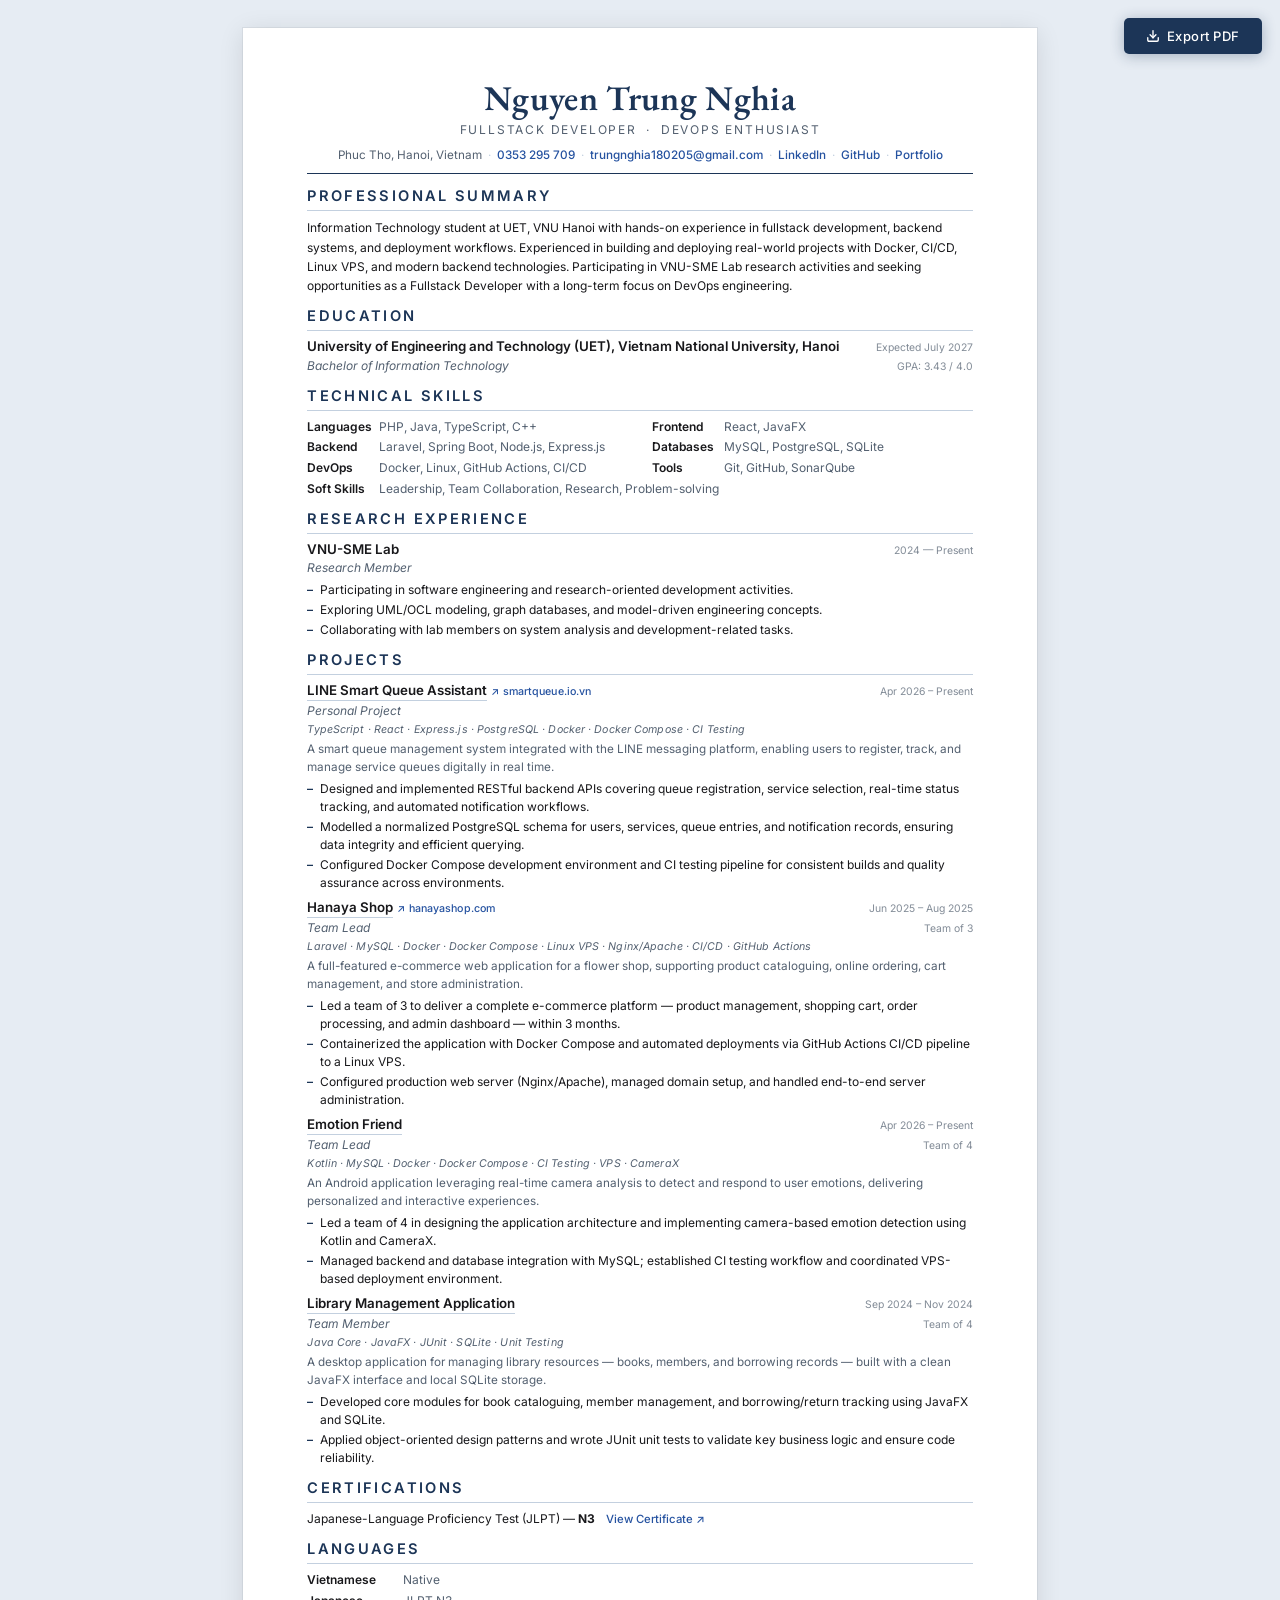
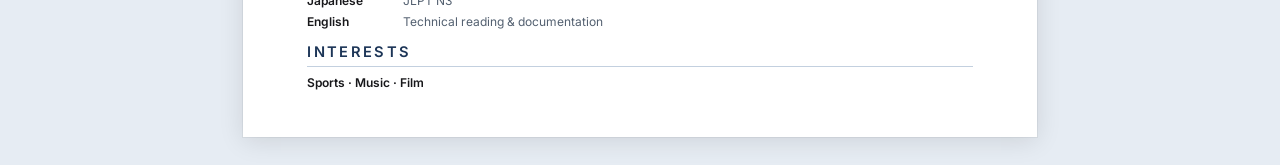
<file: index.html>
<!DOCTYPE html>
<html lang="en">

<head>
  <meta charset="UTF-8" />
  <meta name="viewport" content="width=device-width, initial-scale=1.0" />
  <meta name="description" content="CV — Nguyen Trung Nghia, Fullstack Developer &amp; DevOps Enthusiast" />
  <title>Nguyen Trung Nghia — CV</title>
  <link rel="preconnect" href="https://fonts.googleapis.com" />
  <link rel="preconnect" href="https://fonts.gstatic.com" crossorigin />
  <link
    href="https://fonts.googleapis.com/css2?family=EB+Garamond:wght@500;600;700&family=Inter:wght@300;400;500;600&display=swap"
    rel="stylesheet" />
  <link rel="stylesheet" href="style.css" />
</head>

<body>

  <!-- ═══ EXPORT PDF BUTTON (hidden on print) ═══ -->
  <button class="export-btn" onclick="window.print()" title="Save as PDF: choose 'Save as PDF' in the print dialog">
    <svg xmlns="http://www.w3.org/2000/svg" width="14" height="14" viewBox="0 0 24 24" fill="none" stroke="currentColor"
      stroke-width="2.3" stroke-linecap="round" stroke-linejoin="round" aria-hidden="true">
      <path d="M21 15v4a2 2 0 0 1-2 2H5a2 2 0 0 1-2-2v-4" />
      <polyline points="7 10 12 15 17 10" />
      <line x1="12" y1="15" x2="12" y2="3" />
    </svg>
    Export PDF
  </button>

  <main class="cv-page" role="main">

    <!-- ══════════════════════════════ HEADER ══════════════════════════════ -->
    <header class="cv-header">
      <h1 class="cv-name">Nguyen Trung Nghia</h1>
      <p class="cv-headline">Fullstack Developer &nbsp;&middot;&nbsp; DevOps Enthusiast</p>
      <address class="cv-contact">
        <span>Phuc Tho, Hanoi, Vietnam</span>
        <span class="dot">&middot;</span>
        <a href="tel:+840353295709">0353 295 709</a>
        <span class="dot">&middot;</span>
        <a href="mailto:trungnghia180205@gmail.com">trungnghia180205@gmail.com</a>
        <span class="dot">&middot;</span>
        <a href="https://www.linkedin.com/in/nguyen-trung-nghia-366842157/" target="_blank"
          rel="noopener noreferrer">LinkedIn</a>
        <span class="dot">&middot;</span>
        <a href="https://github.com/nguyentrungnghia1802" target="_blank" rel="noopener noreferrer">GitHub</a>
        <span class="dot">&middot;</span>
        <a href="https://nguyentrungnghia1802.github.io/Profile/" target="_blank"
          rel="noopener noreferrer">Portfolio</a>
      </address>
    </header>

    <!-- ════════════════════════ PROFESSIONAL SUMMARY ════════════════════════ -->
    <section class="cv-section" aria-labelledby="sec-summary">
      <h2 class="section-title" id="sec-summary">Professional Summary</h2>
      <p class="summary-text">
        Information Technology student at UET, VNU Hanoi with hands-on experience in fullstack development, backend
        systems, and
        deployment workflows.
        Experienced in building and deploying real-world projects with Docker, CI/CD, Linux VPS, and modern backend
        technologies.
        Participating in VNU-SME Lab research activities and seeking opportunities as a Fullstack Developer with a
        long-term
        focus on DevOps engineering.
      </p>
    </section>

    <!-- ══════════════════════════════ EDUCATION ══════════════════════════════ -->
    <section class="cv-section" aria-labelledby="sec-edu">
      <h2 class="section-title" id="sec-edu">Education</h2>
      <div class="entry">
        <div class="entry-row">
          <span class="entry-org">University of Engineering and Technology (UET), Vietnam National University,
            Hanoi</span>
          <span class="entry-date">Expected July 2027</span>
        </div>
        <div class="entry-row sub">
          <span class="entry-role">Bachelor of Information Technology</span>
          <span class="entry-detail">GPA: 3.43 / 4.0</span>
        </div>
      </div>
    </section>

    <!-- ════════════════════════════ TECHNICAL SKILLS ═════════════════════════ -->
    <section class="cv-section" aria-labelledby="sec-skills">
      <h2 class="section-title" id="sec-skills">Technical Skills</h2>
      <dl class="skills-grid">
        <div class="skill-item">
          <dt>Languages</dt>
          <dd>PHP, Java, TypeScript, C++</dd>
        </div>
        <div class="skill-item">
          <dt>Frontend</dt>
          <dd>React, JavaFX</dd>
        </div>
        <div class="skill-item">
          <dt>Backend</dt>
          <dd>Laravel, Spring Boot, Node.js, Express.js</dd>
        </div>
        <div class="skill-item">
          <dt>Databases</dt>
          <dd>MySQL, PostgreSQL, SQLite</dd>
        </div>
        <div class="skill-item">
          <dt>DevOps</dt>
          <dd>Docker, Linux, GitHub Actions, CI/CD</dd>
        </div>
        <div class="skill-item">
          <dt>Tools</dt>
          <dd>Git, GitHub, SonarQube</dd>
        </div>
        <div class="skill-item skill-full">
          <dt>Soft Skills</dt>
          <dd>Leadership, Team Collaboration, Research, Problem-solving</dd>
        </div>
      </dl>
    </section>

    <!-- ══════════════════════════ RESEARCH EXPERIENCE ════════════════════════ -->
    <section class="cv-section" aria-labelledby="sec-research">
      <h2 class="section-title" id="sec-research">Research Experience</h2>
      <div class="entry">
        <div class="entry-row">
          <span class="entry-org">VNU-SME Lab</span>
          <span class="entry-date">2024 &mdash; Present</span>
        </div>
        <div class="entry-row sub">
          <span class="entry-role">Research Member</span>
        </div>
        <ul class="bullets">
          <li>Participating in software engineering and research-oriented development activities.</li>
          <li>Exploring UML/OCL modeling, graph databases, and model-driven engineering concepts.</li>
          <li>Collaborating with lab members on system analysis and development-related tasks.</li>
        </ul>
      </div>
    </section>

    <!-- ════════════════════════════ HIGHLIGHT PROJECTS ══════════════════════ -->
    <section class="cv-section" aria-labelledby="sec-projects">
      <h2 class="section-title" id="sec-projects">Projects</h2>

      <!-- ── LINE Smart Queue Assistant ── -->
      <div class="entry">
        <div class="entry-row">
          <span class="entry-org">
            <a href="https://github.com/nguyentrungnghia1802/LINE_Smart_Queue_Assistant" target="_blank"
              rel="noopener noreferrer" class="proj-link">LINE Smart Queue Assistant</a>
            <a href="https://smartqueue.io.vn/" target="_blank" rel="noopener noreferrer"
              class="ext-link">&#8599;&nbsp;smartqueue.io.vn</a>
          </span>
          <span class="entry-date">Apr 2026 &ndash; Present</span>
        </div>
        <div class="entry-row sub">
          <span class="entry-role">Personal Project</span>
        </div>
        <p class="tech-stack">TypeScript &middot; React &middot; Express.js &middot; PostgreSQL &middot; Docker &middot;
          Docker Compose &middot; CI Testing</p>
        <p class="proj-desc">A smart queue management system integrated with the LINE messaging platform, enabling users
          to register, track, and manage service queues digitally in real time.</p>
        <ul class="bullets">
          <li>Designed and implemented RESTful backend APIs covering queue registration, service selection, real-time
            status tracking, and automated notification workflows.</li>
          <li>Modelled a normalized PostgreSQL schema for users, services, queue entries, and notification records,
            ensuring data integrity and efficient querying.</li>
          <li>Configured Docker Compose development environment and CI testing pipeline for consistent builds and
            quality assurance across environments.</li>
        </ul>
      </div>

      <!-- ── Hanaya Shop ── -->
      <div class="entry">
        <div class="entry-row">
          <span class="entry-org">
            <a href="https://github.com/nguyentrungnghia1802/Hanaya-Shop" target="_blank" rel="noopener noreferrer"
              class="proj-link">Hanaya Shop</a>
            <a href="http://www.hanayashop.com/" target="_blank" rel="noopener noreferrer"
              class="ext-link">&#8599;&nbsp;hanayashop.com</a>
          </span>
          <span class="entry-date">Jun 2025 &ndash; Aug 2025</span>
        </div>
        <div class="entry-row sub">
          <span class="entry-role">Team Lead</span>
          <span class="entry-detail">Team of 3</span>
        </div>
        <p class="tech-stack">Laravel &middot; MySQL &middot; Docker &middot; Docker Compose &middot; Linux VPS &middot;
          Nginx/Apache &middot; CI/CD &middot; GitHub Actions</p>
        <p class="proj-desc">A full-featured e-commerce web application for a flower shop, supporting product
          cataloguing, online ordering, cart management, and store administration.</p>
        <ul class="bullets">
          <li>Led a team of 3 to deliver a complete e-commerce platform — product management, shopping cart, order
            processing, and admin dashboard — within 3 months.</li>
          <li>Containerized the application with Docker Compose and automated deployments via GitHub Actions CI/CD
            pipeline to a Linux VPS.</li>
          <li>Configured production web server (Nginx/Apache), managed domain setup, and handled end-to-end server
            administration.</li>
        </ul>
      </div>

      <!-- ── Emotion Friend ── -->
      <div class="entry">
        <div class="entry-row">
          <span class="entry-org">
            <a href="https://github.com/nguyentrungnghia1802/emotion-friend" target="_blank" rel="noopener noreferrer"
              class="proj-link">Emotion Friend</a>
          </span>
          <span class="entry-date">Apr 2026 &ndash; Present</span>
        </div>
        <div class="entry-row sub">
          <span class="entry-role">Team Lead</span>
          <span class="entry-detail">Team of 4</span>
        </div>
        <p class="tech-stack">Kotlin &middot; MySQL &middot; Docker &middot; Docker Compose &middot; CI Testing &middot;
          VPS &middot; CameraX</p>
        <p class="proj-desc">An Android application leveraging real-time camera analysis to detect and respond to user
          emotions, delivering personalized and interactive experiences.</p>
        <ul class="bullets">
          <li>Led a team of 4 in designing the application architecture and implementing camera-based emotion detection
            using Kotlin and CameraX.</li>
          <li>Managed backend and database integration with MySQL; established CI testing workflow and coordinated
            VPS-based deployment environment.</li>
        </ul>
      </div>

      <!-- ── Library Management Application ── -->
      <div class="entry">
        <div class="entry-row">
          <span class="entry-org">
            <a href="https://github.com/nguyentrungnghia1802/Library_Management_Application" target="_blank"
              rel="noopener noreferrer" class="proj-link">Library Management Application</a>
          </span>
          <span class="entry-date">Sep 2024 &ndash; Nov 2024</span>
        </div>
        <div class="entry-row sub">
          <span class="entry-role">Team Member</span>
          <span class="entry-detail">Team of 4</span>
        </div>
        <p class="tech-stack">Java Core &middot; JavaFX &middot; JUnit &middot; SQLite &middot; Unit Testing</p>
        <p class="proj-desc">A desktop application for managing library resources — books, members, and borrowing
          records — built with a clean JavaFX interface and local SQLite storage.</p>
        <ul class="bullets">
          <li>Developed core modules for book cataloguing, member management, and borrowing/return tracking using JavaFX
            and SQLite.</li>
          <li>Applied object-oriented design patterns and wrote JUnit unit tests to validate key business logic and
            ensure code reliability.</li>
        </ul>
      </div>

    </section>

    <!-- ══════════════════════════════ CERTIFICATIONS ═════════════════════════ -->
    <section class="cv-section" aria-labelledby="sec-cert">
      <h2 class="section-title" id="sec-cert">Certifications</h2>
      <p class="simple-line">
        Japanese-Language Proficiency Test (JLPT) &mdash; <strong>N3</strong>
        <a href="https://drive.google.com/file/d/1oZqHh-fRMHmHYq7Hefcw3oI2QLqItbfq/view?usp=drive_link" target="_blank"
          rel="noopener noreferrer" class="cert-link">View Certificate &#8599;</a>
      </p>
    </section>

    <!-- ════════════════════════════════ LANGUAGES ════════════════════════════ -->
    <section class="cv-section" aria-labelledby="sec-lang">
      <h2 class="section-title" id="sec-lang">Languages</h2>
      <dl class="lang-list">
        <div class="lang-item">
          <dt>Vietnamese</dt>
          <dd>Native</dd>
        </div>
        <div class="lang-item">
          <dt>Japanese</dt>
          <dd>JLPT N3</dd>
        </div>
        <div class="lang-item">
          <dt>English</dt>
          <dd>Technical reading &amp; documentation</dd>
        </div>
      </dl>
    </section>

    <!-- ════════════════════════════════ INTERESTS ════════════════════════════ -->
    <section class="cv-section last" aria-labelledby="sec-interests">
      <h2 class="section-title" id="sec-interests">Interests</h2>
      <dl class="skills-grid">
        <div class="skill-item skill-full">
          <dt>Sports &middot; Music &middot; Film</dt>
        </div>
      </dl>
    </section>

  </main>
</body>

</html>
</file>
<file: style.css>
/* ════════════════════════════════════════════════════════════
   Nguyen Trung Nghia — Curriculum Vitae
   Style: Harvard-inspired · ATS-friendly · Minimalist
   ════════════════════════════════════════════════════════════ */


/* ── RESET ──────────────────────────────────────────────────── */
*, *::before, *::after {
  box-sizing: border-box;
  margin: 0;
  padding: 0;
}


/* ── DESIGN TOKENS ──────────────────────────────────────────── */
:root {
  --navy:    #1c3557;
  --accent:  #2552a0;
  --ink:     #18181b;
  --sub:     #536070;
  --divider: #c3d0df;
  --page-bg: #e6ecf3;
  --white:   #ffffff;

  --f-body:  'Inter', -apple-system, BlinkMacSystemFont, 'Segoe UI', Arial, sans-serif;
  --f-serif: 'EB Garamond', Georgia, 'Times New Roman', serif;
}


/* ── BASE ───────────────────────────────────────────────────── */
html {
  -webkit-font-smoothing: antialiased;
  -moz-osx-font-smoothing: grayscale;
}

body {
  font-family: var(--f-body);
  color: var(--ink);
  background: var(--page-bg);
  padding: 28px 20px;
  line-height: 1.5;
}


/* ── EXPORT PDF BUTTON ──────────────────────────────────────── */
.export-btn {
  position: fixed;
  top: 18px;
  right: 18px;
  z-index: 1000;
  display: inline-flex;
  align-items: center;
  gap: 7px;
  background: var(--navy);
  color: var(--white);
  border: none;
  padding: 10px 22px;
  font-family: var(--f-body);
  font-size: 13px;
  font-weight: 500;
  letter-spacing: 0.04em;
  border-radius: 5px;
  cursor: pointer;
  box-shadow: 0 2px 14px rgba(28, 53, 87, 0.32);
  transition: background 0.18s ease, box-shadow 0.18s ease;
}

.export-btn:hover {
  background: var(--accent);
  box-shadow: 0 4px 18px rgba(37, 82, 160, 0.38);
}

.export-btn:focus-visible {
  outline: 2px solid var(--accent);
  outline-offset: 2px;
}


/* ── A4 PAGE CONTAINER ──────────────────────────────────────── */
.cv-page {
  background: var(--white);
  width: 210mm;
  margin: 0 auto;
  padding: 14mm 17mm 12mm;
  box-shadow:
    0 4px 24px rgba(0, 0, 0, 0.11),
    0 0 0 1px rgba(0, 0, 0, 0.05);
}


/* ── HEADER ─────────────────────────────────────────────────── */
.cv-header {
  text-align: center;
  padding-bottom: 9px;
  border-bottom: 1.5px solid var(--navy);
  margin-bottom: 11px;
}

.cv-name {
  font-family: var(--f-serif);
  font-size: 26pt;
  font-weight: 600;
  color: var(--navy);
  letter-spacing: 0.01em;
  line-height: 1;
}

.cv-headline {
  font-size: 9pt;
  font-weight: 400;
  color: var(--sub);
  letter-spacing: 0.15em;
  text-transform: uppercase;
  margin-top: 5px;
}

address.cv-contact {
  font-style: normal;
  font-size: 8.8pt;
  color: var(--sub);
  margin-top: 7px;
  display: flex;
  flex-wrap: wrap;
  justify-content: center;
  align-items: center;
  gap: 0 1px;
  line-height: 1.6;
}

.cv-contact a {
  color: var(--accent);
  text-decoration: none;
  font-weight: 500;
}

.cv-contact a:hover {
  text-decoration: underline;
}

.dot {
  color: var(--divider);
  padding: 0 5px;
  user-select: none;
}


/* ── SECTION ─────────────────────────────────────────────────── */
.cv-section {
  margin-bottom: 10px;
}

.cv-section.last {
  margin-bottom: 0;
}

.section-title {
  font-family: "Inter", sans-serif;  
  font-size: 11pt;
  font-weight: 600;
  color: var(--navy);
  letter-spacing: 0.16em;
  text-transform: uppercase;
  padding-bottom: 3px;
  border-bottom: 0.75px solid var(--divider);
  margin-bottom: 7px;
}


/* ── ENTRY (education / research / projects) ─────────────────── */
.entry {
  margin-bottom: 7px;
}

.entry:last-child {
  margin-bottom: 0;
}

.entry-row {
  display: flex;
  justify-content: space-between;
  align-items: baseline;
  flex-wrap: wrap;
  gap: 2px 8px;
}

.entry-row.sub {
  margin-top: 1px;
}

.entry-org {
  font-size: 10pt;
  font-weight: 600;
  color: var(--ink);
  line-height: 1.3;
  display: flex;
  align-items: baseline;
  flex-wrap: wrap;
  gap: 0 4px;
}

.entry-date {
  font-size: 7.8pt;
  color: var(--sub);
  opacity: 0.72;
  white-space: nowrap;
  font-weight: 400;
  flex-shrink: 0;
}

.entry-role {
  font-size: 9pt;
  font-style: italic;
  color: var(--sub);
  font-weight: 400;
}

.entry-detail {
  font-size: 7.8pt;
  color: var(--sub);
  opacity: 0.72;
  font-weight: 400;
  white-space: nowrap;
  flex-shrink: 0;
}


/* ── BULLET LIST ─────────────────────────────────────────────── */
ul.bullets {
  list-style: none;
  padding: 0;
  margin-top: 4px;
}

ul.bullets li {
  font-size: 9pt;
  color: var(--ink);
  line-height: 1.5;
  padding-left: 13px;
  position: relative;
  margin-bottom: 2px;
}

ul.bullets li:last-child {
  margin-bottom: 0;
}

ul.bullets li::before {
  content: '\2013'; /* en dash */
  position: absolute;
  left: 0;
  color: var(--navy);
  font-weight: 600;
}


/* ── SUMMARY ─────────────────────────────────────────────────── */
.summary-text {
  font-size: 9pt;
  line-height: 1.6;
  color: var(--ink);
}


/* ── SKILLS GRID ─────────────────────────────────────────────── */
dl.skills-grid {
  display: grid;
  grid-template-columns: repeat(2, 1fr);
  gap: 3px 24px;
}

.skill-item {
  display: flex;
  gap: 0px;
  align-items: baseline;
  font-size: 9pt;
  line-height: 1.48;
}

.skill-item dt {
  font-weight: 600;
  color: var(--ink);
  min-width: 72px;
  flex-shrink: 0;
}

.skill-item dd {
  color: var(--sub);
  font-weight: 400;
}

/* Full-width skill row (Soft Skills) */
.skill-item.skill-full {
  grid-column: 1 / -1;
}

.skill-item.skill-full dt {
  min-width: 72px;
}


/* ── PROJECT LINKS ───────────────────────────────────────────── */
.proj-link {
  color: var(--ink);
  text-decoration: none;
  font-weight: 600;
  border-bottom: 1px solid var(--divider);
  padding-bottom: 0.5px;
  transition: color 0.15s, border-color 0.15s;
}

.proj-link:hover {
  color: var(--accent);
  border-color: var(--accent);
}

.ext-link {
  color: var(--accent);
  text-decoration: none;
  font-size: 8pt;
  font-weight: 500;
  letter-spacing: 0.01em;
}

.ext-link:hover {
  text-decoration: underline;
}

.tech-stack {
  font-size: 8pt;
  color: var(--sub);
  font-style: italic;
  margin: 2px 0 3px;
  letter-spacing: 0.01em;
}

/* Project description line */
.proj-desc {
  font-size: 8.8pt;
  color: var(--sub);
  line-height: 1.5;
  margin-bottom: 4px;
  font-style: normal;
}


/* ── SIMPLE LINE (certifications) ───────────────────────────── */
.simple-line {
  font-size: 9pt;
  color: var(--ink);
  line-height: 1.5;
}

.simple-line .dot {
  color: var(--divider);
}

/* Certificate view link */
.cert-link {
  margin-left: 8px;
  font-size: 8.5pt;
  color: var(--accent);
  text-decoration: none;
  font-weight: 500;
}

.cert-link:hover {
  text-decoration: underline;
}


/* ── LANGUAGES ───────────────────────────────────────────────── */
dl.lang-list {
  display: flex;
  flex-direction: column;
  gap: 3px 0;
}

.lang-item {
  display: flex;
  gap: 8px;
  align-items: baseline;
  font-size: 9pt;
  line-height: 1.5;
}

.lang-item dt {
  font-weight: 600;
  color: var(--ink);
  min-width: 88px;
  flex-shrink: 0;
}

.lang-item dd {
  color: var(--sub);
}


/* ═══════════════════════════════════════════════════════════════
   PRINT STYLES
   ═══════════════════════════════════════════════════════════════ */
@media print {
  @page {
    size: A4 portrait;
    margin: 10mm 12mm 14mm;

    /* Suppress Chrome's default date, title, URL headers/footers.
       Supported in Chrome 119+. For older browsers, uncheck
       "Headers and footers" manually in the print dialog. */
    @top-left    { content: ""; }
    @top-center  { content: ""; }
    @top-right   { content: ""; }
    @bottom-left {
      content: "Nguyen Trung Nghia  \2013  May 2026";
      font-family: 'Inter', Arial, sans-serif;
      font-size: 7.8pt;
      color: #536070;
    }
    @bottom-center { content: ""; }
    @bottom-right {
      content: counter(page) " / " counter(pages);
      font-family: 'Inter', Arial, sans-serif;
      font-size: 8pt;
      color: #536070;
    }
  }

  html,
  body {
    background: var(--white);
    padding: 0;
    -webkit-print-color-adjust: exact;
    print-color-adjust: exact;
  }

  .export-btn {
    display: none !important;
  }

  .cv-page {
    width: 100%;
    margin: 0;
    padding: 0;
    box-shadow: none;
    border: none;
  }

  /* Allow sections to break across pages; only individual entries stay intact */
  .entry {
    page-break-inside: avoid;
    break-inside: avoid;
  }

  /* Do not print URL after links */
  a[href]::after {
    content: none !important;
  }

  /* Keep project titles legible in print */
  .proj-link {
    color: var(--ink) !important;
    border-bottom: none !important;
  }

  a {
    text-decoration: none !important;
  }

  .cv-contact a,
  .ext-link,
  .cert-link,
  .footer-meta a {
    color: var(--accent) !important;
  }

  /* Footer is rendered by @page margin-box on every page — hide HTML version */
  .cv-footer {
    display: none !important;
  }

  /* Keep section title rule visible */
  .section-title {
    border-bottom-color: #a0afbe !important;
  }

  /* ── Uniform spacing expansion (×1.55) to fill page 1 ── */
  .cv-header {
    padding-bottom: 14px;
    margin-bottom: 17px;
  }

  .section-title {
    padding-bottom: 5px;
    margin-bottom: 11px;
  }

  .cv-section {
    margin-bottom: 16px;
  }

  .entry {
    margin-bottom: 11px;
  }

  .summary-text {
    line-height: 1.72;
  }

  ul.bullets {
    margin-top: 6px;
  }

  ul.bullets li {
    line-height: 1.62;
    margin-bottom: 3px;
  }

  .tech-stack {
    margin: 3px 0 5px;
  }

  .proj-desc {
    line-height: 1.62;
    margin-bottom: 6px;
  }
}


/* ═══════════════════════════════════════════════════════════════
   RESPONSIVE — small screens / mobile preview
   ═══════════════════════════════════════════════════════════════ */
@media screen and (max-width: 750px) {
  body {
    padding: 0;
    background: var(--white);
  }

  .cv-page {
    width: 100%;
    padding: 20px 16px;
    box-shadow: none;
  }

  .cv-name {
    font-size: 20pt;
  }

  dl.skills-grid {
    grid-template-columns: 1fr;
  }

  .export-btn {
    top: 10px;
    right: 10px;
    font-size: 12px;
    padding: 8px 16px;
  }
}
</file>
